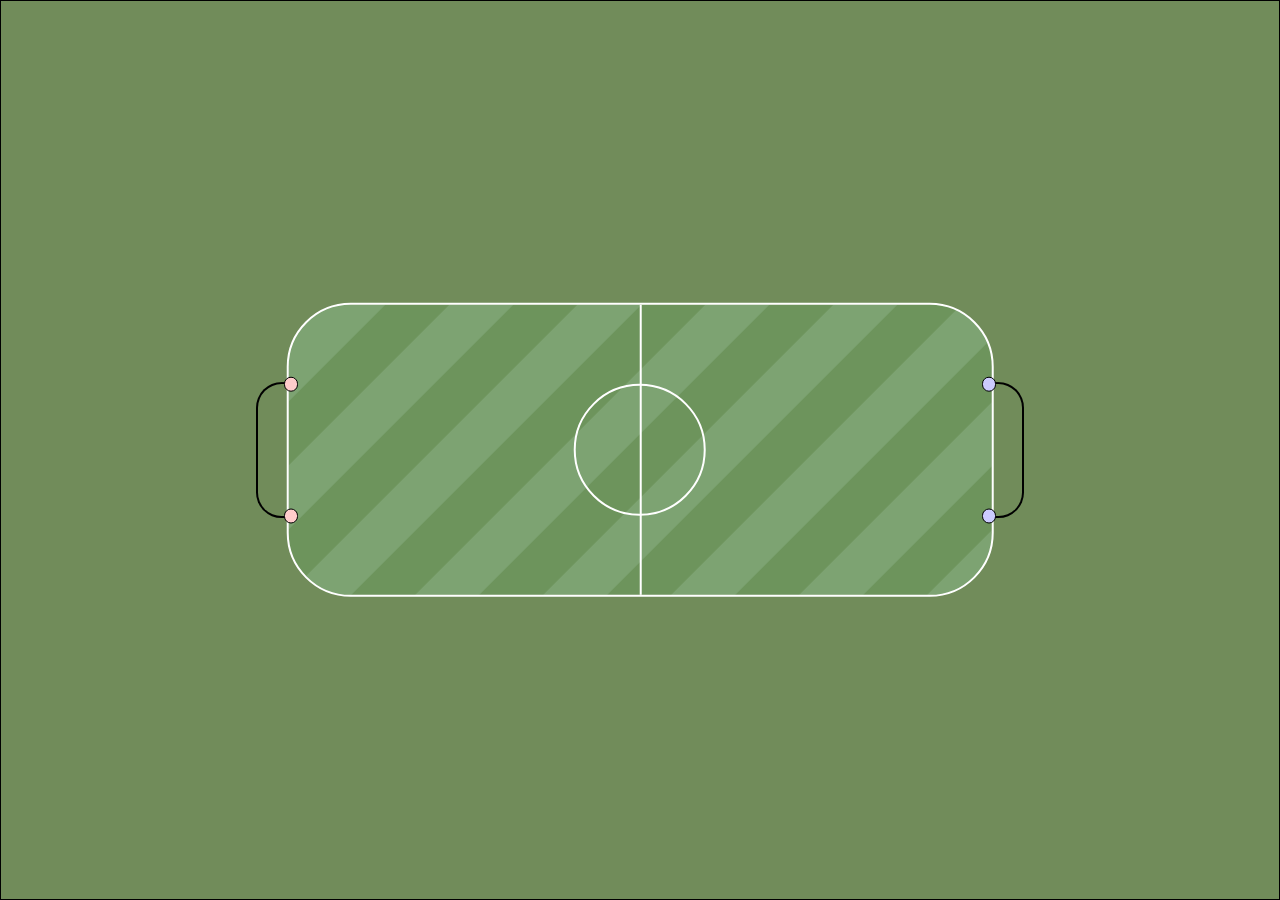
<file: stade.html>
<!DOCTYPE html>
<html lang="en">
<head>
    <meta charset="UTF-8">
    <meta http-equiv="X-UA-Compatible" content="IE=edge">
    <meta name="viewport" content="width=device-width, initial-scale=1.0">
    <link rel="stylesheet" href="stade.css">
    <title>Haxball Samy</title>
</head>
<body>
    <div id="game-container">
        <div class="stade">
            <div class="terrain">
                <div class="rond-centre"></div>
                <div class="ligne-centre"></div>
            </div>
            <div class="cage cage-gauche">
                <div class="rond rondhaut rondgauche"></div>
                <div class="rond rondbas rondgauche"></div>
            </div>
            <div class="cage cage-droite">
                <div class="rond rondhaut ronddroite"></div>
                <div class="rond rondbas ronddroite "></div>
            </div>
        </div>
    </div>
</body>
</html>
</file>
<file: stade.css>
body {
    margin: 0;
}
#game-container {
    overflow: hidden;
    background-color: #718c5a;
    position: relative;
    box-sizing: border-box;
    border:1px solid black;
    padding-top: 12.5%;
    padding-bottom: 12.5%;
    width: 100vw;
    height: 100vh;
}
.stade {
    box-sizing: border-box;
    position: absolute;
    top: 50%;
    left: 50%; /* 1206 518*/
    transform: translate(-50%, -50%);
    width: 60vw;
    height: 23vw;
}
.terrain {
    z-index: 0;
    border-radius: 5vw;
    box-sizing: border-box;
    border: 0.2vw solid white;
    position: absolute;
    left: 50%;
    transform: translateX(-50%);
    width: 92%;
    height: 100%;
    background: linear-gradient(-45deg, #6d945c 12.5%, #7da372 12.5%, #7da372 37.5%, #6d945c 37.5%, #6d945c 62.5%, #7da372 62.5%, #7da372 87.5%, #6d945c 87.5%);
    background-size: 10vw 10vw;
}
.rond-centre {
    position: absolute;
    top: 50%;
    left: 50%;
    transform: translate(-50%, -50%);
    border: 0.2vw solid white;
    width: 10vw;
    height: 10vw;
    border-radius: 100%;
}
.ligne-centre {
    position: absolute;
    left: 50%;
    background-color: white;
    width: 0.15vw;
    height: 100%;
}
.cage {
    z-index: 1;
    box-sizing: border-box;
    position: absolute;
    top: 50%;
    transform: translateY(-50%);
    width: 3vw;
    height: 46%;
    border-top: 0.2vw solid black;
    border-bottom: 0.2vw solid black;
}
.cage-gauche {
    left: 0;
    border-top-left-radius: 2vw;
    border-bottom-left-radius: 2vw;
    border-left: 0.2vw solid black;
}
.cage-droite {
    right: 0;
    border-top-right-radius: 2vw;
    border-bottom-right-radius: 2vw;
    border-right: 0.2vw solid black;
}
.rond {
    border-radius: 100%;
    border: 1px solid black;
    position: absolute;
    width: 1vw;
    height: 1vw;
}
.rondhaut {
    transform: translateY(-50%);
}
.rondbas {
    bottom: 0;
    transform: translateY(50%);
}
.ronddroite {
    right: 2vw;
    background-color: #CCCCFF;

}
.rondgauche {
    background-color: #FFCCCC;
    left: 2vw;
}
</file>
